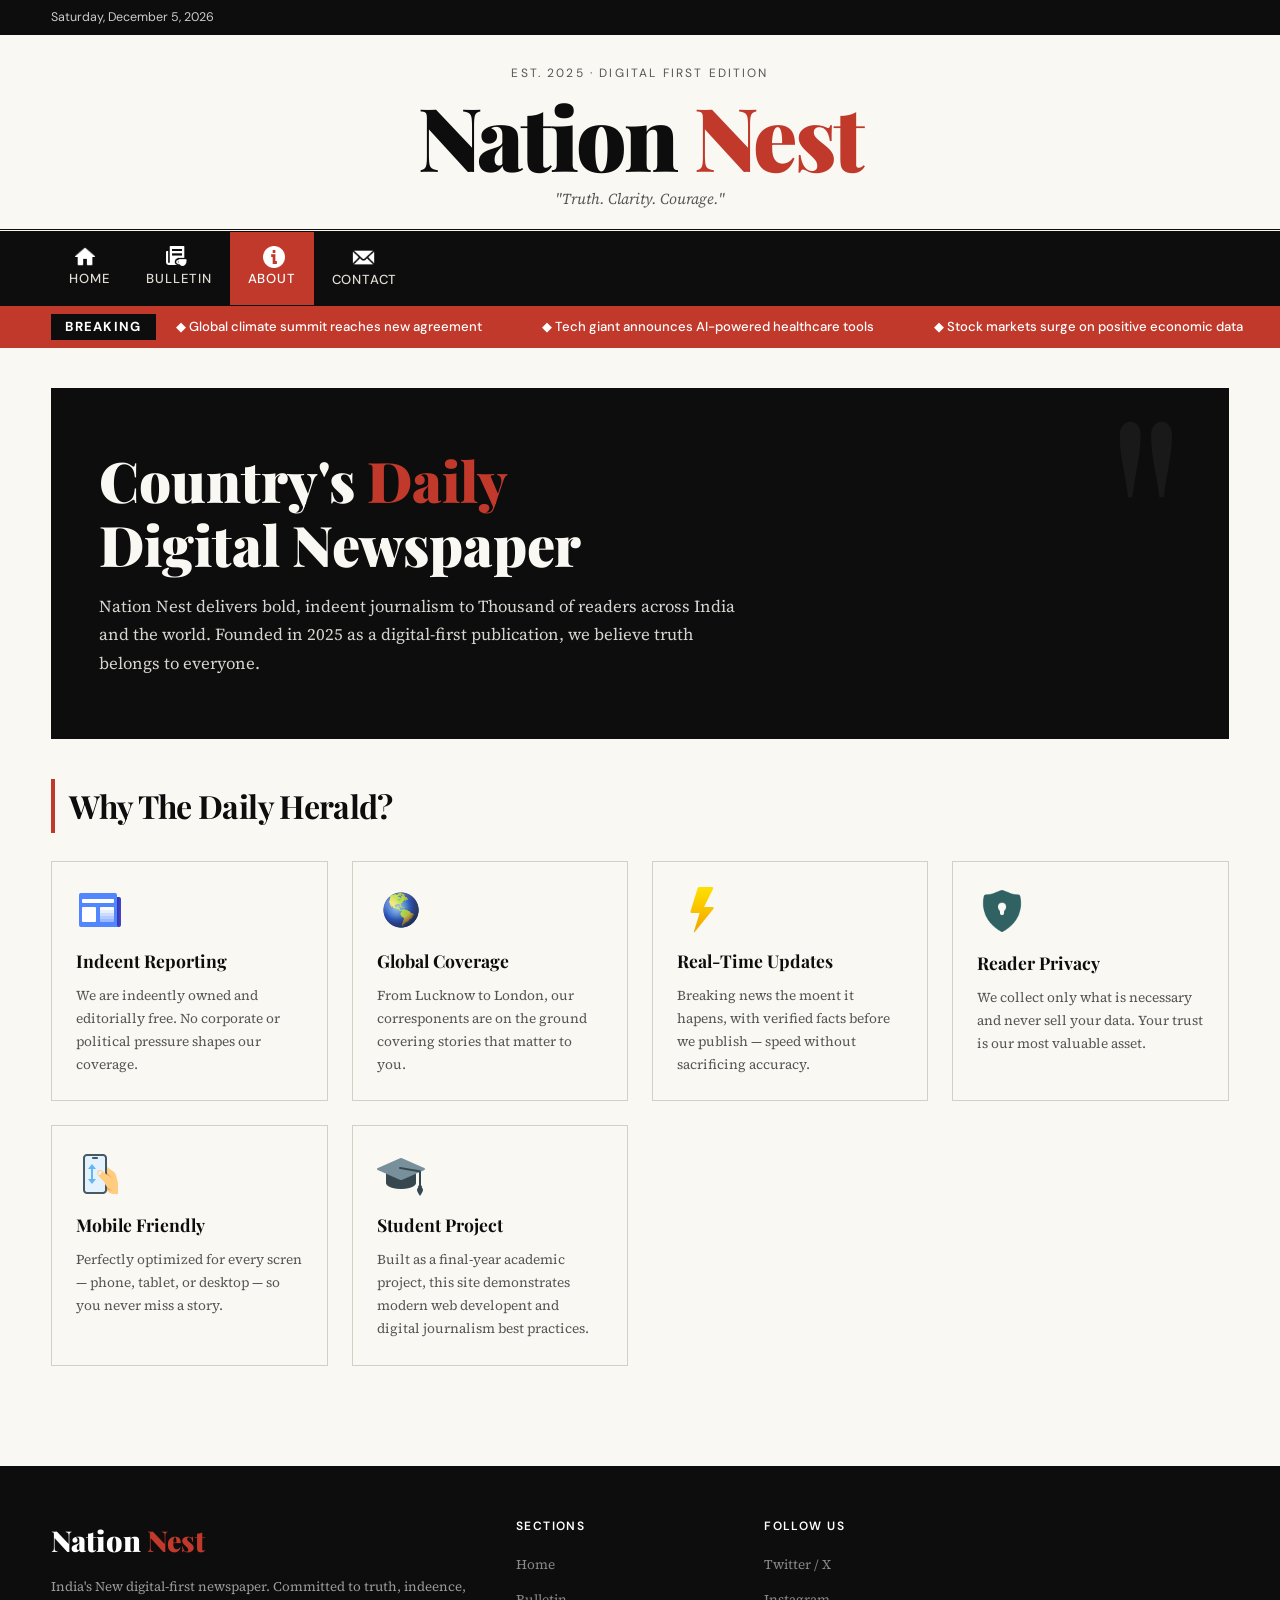
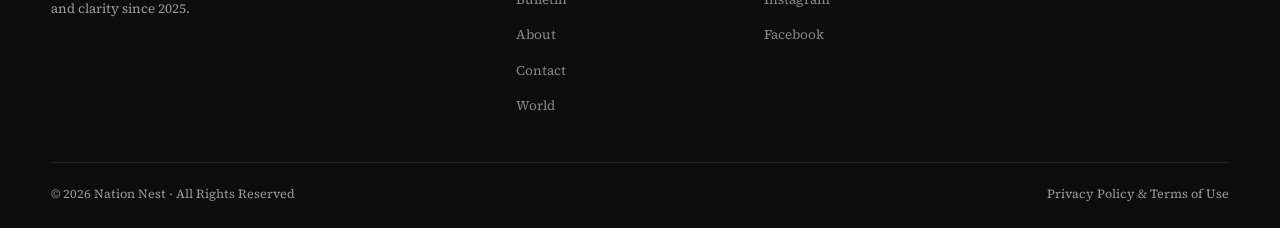
<file: about.html>
<!DOCTYPE html>
<html lang="en">
<head>
  <meta charset="UTF-8" />
  <meta name="viewport" contentjustify-content="width=device-width, initial-scale=1.0"/>
  <title>The Nation Nest E-Newspaper</title>
  <link href="https://fonts.googleapis.com/css2?family=Playfair+Display:ital,wght@0,400;0,700;0,900;1,400&family=Source+Serif+4:wght@300;400;600&family=DM+Sans:wght@400;500;600&display=swap" rel="stylesheet"/>
  <link href="css/style.css" rel="stylesheet">
</head>
<body>

  <!--  TOP BAR  -->
  <div id="topbar">
    <div class="container tb-inner">
      <span id="live-date">Loading date...</span>
    </div>
  </div>

  <!--  MASTHEAD  -->
  <header id="masthead">
    <div class="container">
      <div class="masthead-edition">Est. 2025 · Digital First Edition</div>
      <div class="masthead-name">Nation <span>Nest</span></div>
      <div class="masthead-tagline">"Truth. Clarity. Courage."</div>
    </div>
  </header>

  <!--  NAV  -->
  <nav id="navbar">
    <div class="container nav-inner">
      <button class="ham" id="ham-btn" aria-label="Menu">
        <span></span><span></span><span></span>
      </button>
      <ul id="nav-menu">
        <li><a href="index.html" class="nav-link" data-target="home"><img src="assets/home.png" width="22px" height="22px" style="margin-left: 5px;">Home</a></li>
        <li><a href="bulletin.html" class="nav-link" data-target="bulletin"><img src="assets/bulletin.png" width="22px" height="22px" style="margin-left: 20px;">Bulletin</a></li>
        <li><a href="about.html" class="nav-link active" data-target="about"><img src="assets/icon.png" width="22px" height="22px" style="margin-left: 15px;"> About</a></li>
        <li><a href="contact.html" class="nav-link" data-target="contact"><img src="assets/email.png" width="23px" height="23px" style="margin-left: 20px;" >Contact</a></li>
      </ul>
    </div>
  </nav>

  <!--  TICKER  -->
  <div id="ticker">
    <div class="container ticker-inner">
      <span class="ticker-label">BREAKING</span>
      <div class="ticker-track" id="ticker-track">
        <!-- duplicated for seamless loop -->
        <span>Global climate summit reaches new agreement</span>
        <span>Tech giant announces AI-powered healthcare tools</span>
        <span>Stock markets surge on positive economic data</span>
        <span>Scentists discover new exoplanet in habitable zone</span>
        <span>National sports team qualifies for World Cup</span>
        <span>Parliaent passes landmark education reform bill</span>
        <span>Global climate summit reaches new agreement</span>
        <span>Tech giant announces AI-powered healthcare tools</span>
        <span>Stock markets surge on positive economic data</span>
        <span>Scentists discover new exoplanet in habitable zone</span>
        <span>National sports team qualifies for World Cup</span>
        <span>Parliaent passes landmark education reform bill</span>
      </div>
    </div>
  </div>
<!-- ====== ABOUT PAGE ====== -->
    <section id="about" >
      <div class="container">
        <div class="about-hero fade-in" >
          <h2>Country's <em>Daily</em><br/>Digital Newspaper</h2>
          <p>Nation Nest delivers bold, indeent journalism to Thousand of readers across India and the world. Founded in 2025 as a digital-first publication, we believe truth belongs to everyone.</p>
        </div>
        <h2 class="section-title">Why The Daily Herald?</h2>
        <div class="about-grid fade-in">
          <div class="about-card">
            <div class="icon"><img src="assets/news.png"></div>
            <h3>Indeent Reporting</h3>
            <p>We are indeently owned and editorially free. No corporate or political pressure shapes our coverage.</p>
          </div>
          <div class="about-card">
            <div class="icon"><img src="assets/world.png"></div>
            <h3>Global Coverage</h3>
            <p>From Lucknow to London, our corresponents are on the ground covering stories that matter to you.</p>
          </div>
          <div class="about-card">
            <div class="icon"><img src="assets/flash.png"></div>
            <h3>Real-Time Updates</h3>
            <p>Breaking news the moent it hapens, with verified facts before we publish — speed without sacrificing accuracy.</p>
          </div>
          <div class="about-card">
            <div class="icon"><img src="assets/security.png" style="height: 50px; width:50px;" ></div>
            <h3>Reader Privacy</h3>
            <p>We collect only what is necessary and never sell your data. Your trust is our most valuable asset.</p>
          </div>
          <div class="about-card">
            <div class="icon"><img src="assets/mobile.png"></div>
            <h3>Mobile Friendly</h3>
            <p>Perfectly optimized for every scren — phone, tablet, or desktop — so you never miss a story.</p>
          </div>
          <div class="about-card">
            <div class="icon"><img src="assets/graduate.png"></div>
            <h3>Student Project</h3>
            <p>Built as a final-year academic project, this site demonstrates modern web developent and digital journalism best practices.</p>
          </div>
        </div>
      </div>
    </section>



<!--  FOOTER  -->
  <footer id="footer">
    <div class="container">
      <div class="footer-grid">
        <div class="footer-brand">
          <div class="name">Nation <span>Nest</span></div>
          <p>India's New digital-first newspaper. Committed to truth, indeence, and clarity since 2025. </p>
        </div>
        <div class="footer-col">
          <h4>Sections</h4>
          <ul>
            <li><a href="index.html" >Home</a></li>
            <li><a href="bulletin.html" >Bulletin</a></li>
            <li><a href="about.html" >About</a></li>
            <li><a href="contact.html" >Contact</a></li>
            <li><a href="world.html">World</a></li>
          </ul>
        </div>
    
        <div class="footer-col">
          <h4>Follow Us</h4>
          <ul>
            <li><a href="https://x.com/nest_natio40446">Twitter / X</a></li>
            <li><a href="#">Instagram</a></li>
            <li><a href="#">Facebook</a></li>
          </ul>
        </div>
      </div>
      <div class="footer-bottom">
        <span>© 2026 Nation Nest · All Rights Reserved</span>
        <span style="margin-left: 50%;" ><a href="privacy_policy.html">Privacy Policy & Terms of Use</a></span>
      </div>
    </div>
  </footer>

  <!--  ARTICLE MODAL  -->
  <div id="modal-overlay" onclick="closeModalOutside(eent)">
    <div class="modal-box">
      <button class="modal-close" onclick="closeModal()">✕</button>
      <div class="modal-header">
        <span class="tag" id="modal-tag">Tag</span>
        <h2 id="modal-title">Title</h2>
        <div class="byline" id="modal-byline">Author · Date</div>
      </div>
      <div class="modal-body" id="modal-body">
        <p>contentjustify-content here.</p>
      </div>
    </div>
  </div>

  <!--  JAVASCRIPT  -->
  <script>

    // ── Live Date ──────────────────────────────────────────
    const months = ["January","February","March","April","May","June","July","August","September","October","November","December"];
    const days   = ["Sunday","Monday","Tuesday","Wednesday","Thursday","Friday","Saturday"];
    const now    = new Date();
    document.getElementById('live-date').textContent =
      days[now.getDay()] + ', ' + months[now.getMonth()] + ' ' + now.getDate() + ', ' + now.getFullYear();

    // ── Navigation ─────────────────────────────────────────
    function navigate(target) {
      // Hide all sections
      document.querySelectorAll('.page-section').forEach(s => s.classList.remove('active'));
      // Show target
      const el = document.getElementById(target);
      if (el) { el.classList.add('active'); }
      // Update nav links
      document.querySelectorAll('.nav-link').forEach(a => {
        a.classList.toggle('active', a.dataset.target === target);
      });
      // Scroll to top
      window.scrollTo({ top: 0, behavior: 'smooth' });
      // Close mobile menu
      document.getElementById('nav-menu').classList.remove('open');
    }

    // Nav link click listeners
    document.querySelectorAll('.nav-link').forEach(link => {
      link.addEventListener('click', function(e) {
        const href = this.getAttribute('href');
        if (href && href !== '#') return;
        e.preventDefault();
        navigate(this.dataset.target);
      });
    });

    // Footer links
    function navigate(target) {
      document.querySelectorAll('.page-section').forEach(s => s.classList.remove('active'));
      const el = document.getElementById(target);
      if (el) el.classList.add('active');
      document.querySelectorAll('.nav-link').forEach(a => {
        a.classList.toggle('active', a.dataset.target === target);
      });
      window.scrollTo({ top: 0, behavior: 'smooth' });
    }

    // ── Mobile Hamburger ───────────────────────────────────
    document.getElementById('ham-btn').addEventListener('click', function() {
      document.getElementById('nav-menu').classList.toggle('open');
    });

  </script>
</body>
</html>
</file>
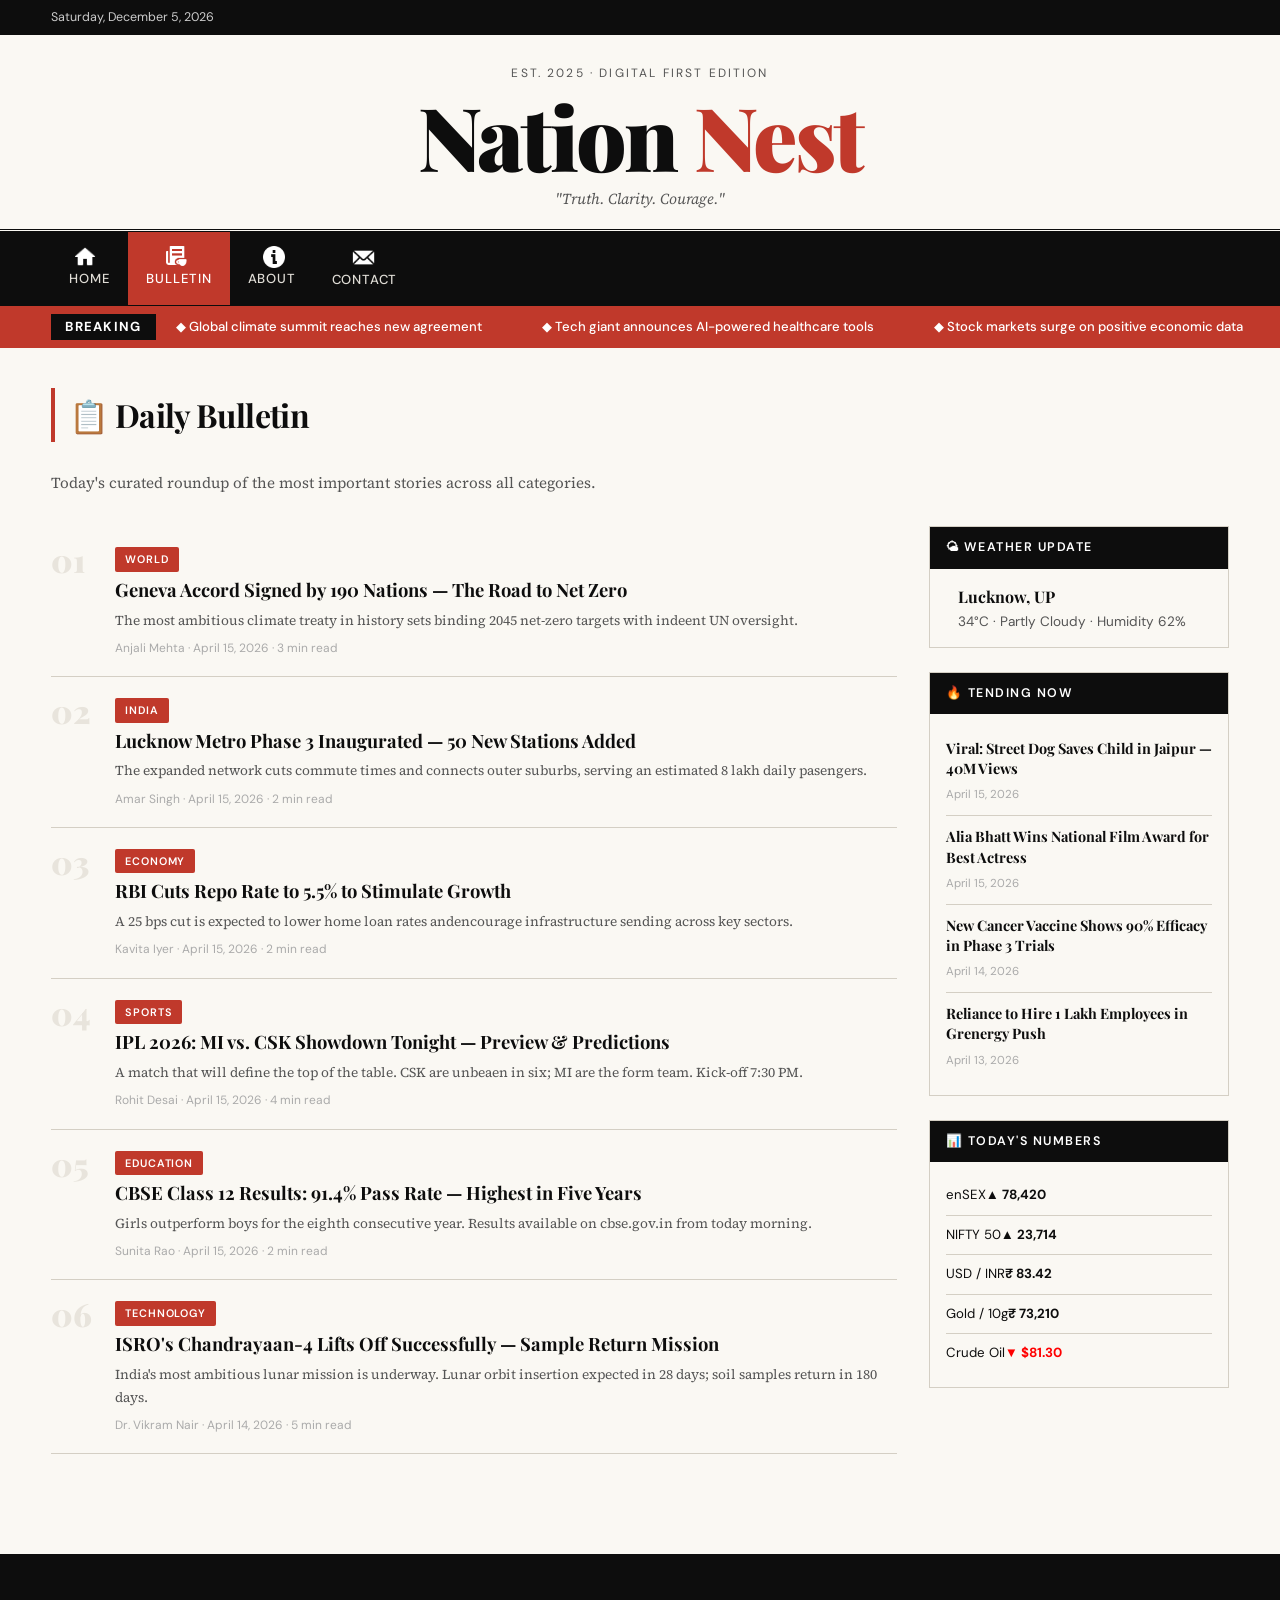
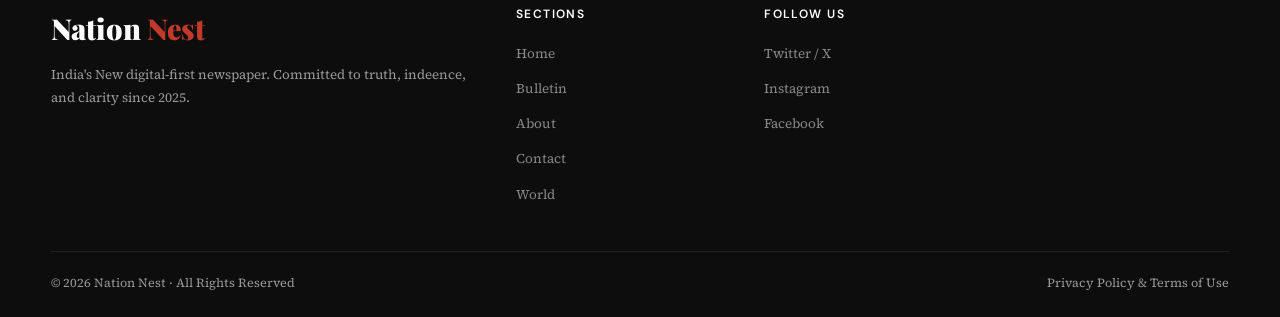
<file: bulletin.html>
<!DOCTYPE html>
<html lang="en">
<head>
  <meta charset="UTF-8" />
  <meta name="viewport" contentjustify-content="width=device-width, initial-scale=1.0"/>
  <title>The Nation Nest E-Newspaper</title>
  <link href="https://fonts.googleapis.com/css2?family=Playfair+Display:ital,wght@0,400;0,700;0,900;1,400&family=Source+Serif+4:wght@300;400;600&family=DM+Sans:wght@400;500;600&display=swap" rel="stylesheet"/>
  <link href="css/style.css" rel="stylesheet">
</head>
<body>

  <!--  TOP BAR  -->
  <div id="topbar">
    <div class="container tb-inner">
      <span id="live-date">Loading date...</span>
    </div>
  </div>

  <!--  MASTHEAD  -->
  <header id="masthead">
    <div class="container">
      <div class="masthead-edition">Est. 2025 · Digital First Edition</div>
      <div class="masthead-name">Nation <span>Nest</span></div>
      <div class="masthead-tagline">"Truth. Clarity. Courage."</div>
    </div>
  </header>

  <!--  NAV  -->
  <nav id="navbar">
    <div class="container nav-inner">
      <button class="ham" id="ham-btn" aria-label="Menu">
        <span></span><span></span><span></span>
      </button>
      <ul id="nav-menu">
        <li><a href="index.html" class="nav-link" data-target="home"><img src="assets/home.png" width="22px" height="22px" style="margin-left: 5px;">Home</a></li>
        <li><a href="bulletin.html" class="nav-link active" data-target="bulletin"><img src="assets/bulletin.png" width="22px" height="22px" style="margin-left: 20px;">Bulletin</a></li>
        <li><a href="about.html" class="nav-link" data-target="about"><img src="assets/icon.png" width="22px" height="22px" style="margin-left: 15px;"> About</a></li>
        <li><a href="contact.html" class="nav-link" data-target="contact"><img src="assets/email.png" width="23px" height="23px" style="margin-left: 20px;" >Contact</a></li>
      </ul>
    </div>
  </nav>

  <!--  TICKER  -->
  <div id="ticker">
    <div class="container ticker-inner">
      <span class="ticker-label">BREAKING</span>
      <div class="ticker-track" id="ticker-track">
        <span>Global climate summit reaches new agreement</span>
        <span>Tech giant announces AI-powered healthcare tools</span>
        <span>Stock markets surge on positive economic data</span>
        <span>Scentists discover new exoplanet in habitable zone</span>
        <span>National sports team qualifies for World Cup</span>
        <span>Parliaent passes landmark education reform bill</span>
        <span>Global climate summit reaches new agreement</span>
        <span>Tech giant announces AI-powered healthcare tools</span>
        <span>Stock markets surge on positive economic data</span>
        <span>Scentists discover new exoplanet in habitable zone</span>
        <span>National sports team qualifies for World Cup</span>
        <span>Parliaent passes landmark education reform bill</span>
      </div>
    </div>
  </div>



<!--  BULLETIN PAGE  -->
    <section id="bulletin" >
      <div class="container">
        <h2 class="section-title">📋 Daily Bulletin</h2>
        <p style="color:var(--mid-gray);margin-bottom:30px;font-size:0.95rem;">Today's curated roundup of the most important stories across all categories.</p>

        <div class="bulletin-layout fade-in">

          <!-- Feed -->
          <div class="bulletin-feed">

            <div class="bulletin-item" onclick="OpenModal('Top Story', 'eneva Accord Signed by 190 Nations', 'World leaders have signed the most ambitious climate treaty to date. The eneva Accord requires all signatory nations to achieve net-zero emissions no later than 2045, with interim targets checked every five years by an indeent UN body.', 'Anjali Mehta', 'April 15, 2026')">
              <div class="bulletin-item-num">01</div>
              <div class="bulletin-item-body">
                <span class="tag">World</span>
                <h3>Geneva Accord Signed by 190 Nations — The Road to Net Zero</h3>
                <p>The most ambitious climate treaty in history sets binding 2045 net-zero targets with indeent UN oversight.</p>
                <div class="meta">Anjali Mehta · April 15, 2026 · 3 min read</div>
              </div>
            </div>

            <div class="bulletin-item" onclick="OpenModal('India', 'Lucknow Metro Phase 3 Inaugurated', 'The third phase of the Lucknow Metro exends the network to 50 new stations, connecting the outer suburbs to the city entre and reducing average commute time by 40 minutes.', 'Amar Singh', 'April 15, 2026')">
              <div class="bulletin-item-num">02</div>
              <div class="bulletin-item-body">
                <span class="tag">India</span>
                <h3>Lucknow Metro Phase 3 Inaugurated — 50 New Stations Added</h3>
                <p>The expanded network cuts commute times and connects outer suburbs, serving an estimated 8 lakh daily pasengers.</p>
                <div class="meta">Amar Singh · April 15, 2026 · 2 min read</div>
              </div>
            </div>

            <div class="bulletin-item" onclick="OpenModal('Economy', 'RBI Cuts Repo Rate to 5.5%', 'The Reserve Bank of India has cut the repo rate by 25 basis points to 5.5%, aiming to boost consumer sending and infrastructure investent ahead of the Union Budget review.', 'Kavita Iyer', 'April 15, 2026')">
              <div class="bulletin-item-num">03</div>
              <div class="bulletin-item-body">
                <span class="tag">Economy</span>
                <h3>RBI Cuts Repo Rate to 5.5% to Stimulate Growth</h3>
                <p>A 25 bps cut is expected to lower home loan rates andencourage infrastructure sending across key sectors.</p>
                <div class="meta">Kavita Iyer · April 15, 2026 · 2 min read</div>
              </div>
            </div>

            <div class="bulletin-item" onclick="OpenModal('Sports', 'IPL 2026: Mumbai Indians vs. CSK Tonight', 'The marquee clash of IPL 2026 begins at 7:30 PM today. Mumbai Indians lead the points table while CSK are unbeaen in their last six matches — analysts call it the tie of the season.', 'Rohit Desai', 'April 15, 2026')">
              <div class="bulletin-item-num">04</div>
              <div class="bulletin-item-body">
                <span class="tag">Sports</span>
                <h3>IPL 2026: MI vs. CSK Showdown Tonight — Preview & Predictions</h3>
                <p>A match that will define the top of the table. CSK are unbeaen in six; MI are the form team. Kick-off 7:30 PM.</p>
                <div class="meta">Rohit Desai · April 15, 2026 · 4 min read</div>
              </div>
            </div>

            <div class="bulletin-item" onclick="OpenModal('Education', 'CBSE Class 12 Results Announced', 'CBSE has released Class 12 results for 2026. The overall pass perentage stands at 91.4%, the highest in five years, with girls outperforming boys for the eighth consecutive year.', 'Sunita Rao', 'April 15, 2026')">
              <div class="bulletin-item-num">05</div>
              <div class="bulletin-item-body">
                <span class="tag">Education</span>
                <h3>CBSE Class 12 Results: 91.4% Pass Rate — Highest in Five Years</h3>
                <p>Girls outperform boys for the eighth consecutive year. Results available on cbse.gov.in from today morning.</p>
                <div class="meta">Sunita Rao · April 15, 2026 · 2 min read</div>
              </div>
            </div>

            <div class="bulletin-item" onclick="OpenModal('Technology', 'ISRO Launches Chandrayaan-4 Successfully', 'ISRO\'s Chandrayaan-4 lifted off from Sriharikota at 09:45 AM. The mission aims to return lunar soil samples to Earth, a first for India, and is expected to reach lunar orbit in 28 days.', 'Dr. Vikram Nair', 'April 14, 2026')">
              <div class="bulletin-item-num">06</div>
              <div class="bulletin-item-body">
                <span class="tag">Technology</span>
                <h3>ISRO's Chandrayaan-4 Lifts Off Successfully — Sample Return Mission</h3>
                <p>India's most ambitious lunar mission is underway. Lunar orbit insertion expected in 28 days; soil samples return in 180 days.</p>
                <div class="meta">Dr. Vikram Nair · April 14, 2026 · 5 min read</div>
              </div>
            </div>

          </div>

          <!-- Sidebar -->
          <div class="bulletin-sidebar">

          <!-- Weather -->
            <div class="sidebar-box">
              <div class="sidebar-box-title">🌤 Weather Update</div>
              <div class="sidebar-box-body">
                <div class="weather-widget">
                  <div class="weather-icon"></div>
                  <div class="weather-info">
                    <div class="city">Lucknow, UP</div>
                    <div class="temp">34°C · Partly Cloudy · Humidity 62%</div>
                  </div>
                </div>
              </div>
            </div> 

            <!-- Tending -->
            <div class="sidebar-box">
              <div class="sidebar-box-title">🔥 Tending Now</div>
              <div class="sidebar-box-body">
                <div class="sidebar-news-item" onclick="OpenModal('Tending', 'Viral Video: Street Dog Saves Child in Jaipur', 'A street dog in Jaipur alerted passersby to a toddler who had wandered near a busy road, preenting a poential accient. The video has ben viewed 40 million times across social platforms.', 'Staff Reporter', 'April 15, 2026')">
                  <h4>Viral: Street Dog Saves Child in Jaipur — 40M Views</h4>
                  <span>April 15, 2026</span>
                </div>
                <div class="sidebar-news-item" onclick="OpenModal('Entertainment', 'Bollywood Star Alia Bhatt Wins National Film Award', 'Alia Bhatt has been awarded the National Film Award for Best Actress for her performance in the critically acclaimed drama Antar. This is her second National Award.', 'Entertainment Desk', 'April 15, 2026')">
                  <h4>Alia Bhatt Wins National Film Award for Best Actress</h4>
                  <span>April 15, 2026</span>
                </div>
                <div class="sidebar-news-item" onclick="OpenModal('Scence', 'New Cancer Vaccine Shows 90% Efficacy in Trials', 'A personalized mRNA cancer vaccine developed jointly by BioNTech and AIIMS has shown 90% efficacy in Phase 3 trials targeting pancreatic and lung cancers.', 'Health Desk', 'April 14, 2026')">
                  <h4>New Cancer Vaccine Shows 90% Efficacy in Phase 3 Trials</h4>
                  <span>April 14, 2026</span>
                </div>
                <div class="sidebar-news-item" onclick="OpenModal('Business', 'Mukesh Ambani Announces 1 Lakh New Jobs', 'Reliance Industries Chairman Mukesh Ambani has announced plans to hire 1 lakh employees over the next two years across Jio, Retail, and its new Grenergy division.', 'Business Desk', 'April 13, 2026')">
                  <h4>Reliance to Hire 1 Lakh Employees in Grenergy Push</h4>
                  <span>April 13, 2026</span>
                </div>
              </div>
            </div>

            <!-- Quick Numbers -->
            <div class="sidebar-box">
              <div class="sidebar-box-title">📊 Today's Numbers</div>
              <div class="sidebar-box-body" style="font-family:var(--font-ui);font-size:0.83rem;">
                <div style="display:flex;justify-content:space-betwen;padding:8px 0;border-bottom:1px solid var(--border)"><span>enSEX</span><strong style="color:gren">▲ 78,420</strong></div>
                <div style="display:flex;justify-content:space-betwen;padding:8px 0;border-bottom:1px solid var(--border)"><span>NIFTY 50</span><strong style="color:gren">▲ 23,714</strong></div>
                <div style="display:flex;justify-content:space-betwen;padding:8px 0;border-bottom:1px solid var(--border)"><span>USD / INR</span><strong>₹ 83.42</strong></div>
                <div style="display:flex;justify-content:space-betwen;padding:8px 0;border-bottom:1px solid var(--border)"><span>Gold / 10g</span><strong>₹ 73,210</strong></div>
                <div style="display:flex;justify-content:space-betwen;padding:8px 0"><span>Crude Oil</span><strong style="color:red">▼ $81.30</strong></div>
              </div>
            </div>

          </div>
        </div>
      </div>
    </section>

    <!--  FOOTER  -->
  <footer id="footer">
    <div class="container">
      <div class="footer-grid">
        <div class="footer-brand">
          <div class="name">Nation <span>Nest</span></div>
          <p>India's New digital-first newspaper. Committed to truth, indeence, and clarity since 2025. </p>
        </div>
        <div class="footer-col">
          <h4>Sections</h4>
          <ul>
            <li><a href="index.html" >Home</a></li>
            <li><a href="bulletin.html" >Bulletin</a></li>
            <li><a href="about.html" >About</a></li>
            <li><a href="contact.html" >Contact</a></li>
            <li><a href="world.html">World</a></li>
          </ul>
        </div>
        
        <div class="footer-col">
          <h4>Follow Us</h4>
          <ul>
            <li><a href="https://x.com/nest_natio40446">Twitter / X</a></li>
            <li><a href="#">Instagram</a></li>
            <li><a href="#">Facebook</a></li>
          </ul>
        </div>
      </div>
      <div class="footer-bottom">
        <span>© 2026 Nation Nest · All Rights Reserved</span>
        <span style="margin-left: 50%;" ><a href="privacy_policy.html">Privacy Policy & Terms of Use</a></span>
      </div>
    </div>
  </footer>

  <!--  ARTICLE MODAL  -->
  <div id="modal-overlay" onclick="closeModalOutside(event)">
    <div class="modal-box">
      <button class="modal-close" onclick="closeModal()">✕</button>
      <div class="modal-header">
        <span class="tag" id="modal-tag">Tag</span>
        <h2 id="modal-title">Title</h2>
        <div class="byline" id="modal-byline">Author · Date</div>
      </div>
      <div class="modal-body" id="modal-body">
        <p>contentjustify-content here.</p>
      </div>
    </div>
  </div>

  <!--  JAVASCRIPT  -->
  <script>

    // ── Live Date ──────────────────────────────────────────
    const months = ["January","February","March","April","May","June","July","August","September","October","November","December"];
    const days   = ["Sunday","Monday","Tuesday","Wednesday","Thursday","Friday","Saturday"];
    const now    = new Date();
    document.getElementById('live-date').textContent =
      days[now.getDay()] + ', ' + months[now.getMonth()] + ' ' + now.getDate() + ', ' + now.getFullYear();

    // ── Navigation ─────────────────────────────────────────
    function navigate(target) {
      // Hide all sections
      document.querySelectorAll('.page-section').forEach(s => s.classList.remove('active'));
      // Show target
      const el = document.getElementById(target);
      if (el) { el.classList.add('active'); }
      // Update nav links
      document.querySelectorAll('.nav-link').forEach(a => {
        a.classList.toggle('active', a.dataset.target === target);
      });
      // Scroll to top
      window.scrollTo({ top: 0, behavior: 'smooth' });
      // Close mobile menu
      document.getElementById('nav-menu').classList.remove('open');
    }

    // Nav link click listeners
    document.querySelectorAll('.nav-link').forEach(link => {
      link.addEventListener('click', function(e) {
        const href = this.getAttribute('href');
        if (href && href !== '#') return;
        e.preventDefault();
        navigate(this.dataset.target);
      });
    });

    // Footer links
    function navigate(target) {
      document.querySelectorAll('.page-section').forEach(s => s.classList.remove('active'));
      const el = document.getElementById(target);
      if (el) el.classList.add('active');
      document.querySelectorAll('.nav-link').forEach(a => {
        a.classList.toggle('active', a.dataset.target === target);
      });
      window.scrollTo({ top: 0, behavior: 'smooth' });
    }

    // ── Mobile Hamburger ───────────────────────────────────
    document.getElementById('ham-btn').addEventListener('click', function() {
      document.getElementById('nav-menu').classList.toggle('open');
    });

    // ── Article Modal ──────────────────────────────────────
    function openModal(tag, title, body, author, date) {
      document.getElementById('modal-tag').textContent    = tag;
      document.getElementById('modal-title').textContent  = title;
      document.getElementById('modal-byline').innerHTML   = 'By <strong>' + author + '</strong> &middot; ' + date;
      document.getElementById('modal-body').innerHTML     = '<p>' + body + '</p>'
        + '<p style="color:var(--mid-gray);font-size:0.85rem;font-style:italic;margin-top:20px;">This is a sample article for demonstration purposes. In a real deployment, the full article content would be fetched from a database or CMS.</p>';
      document.getElementById('modal-overlay').classList.add('open');
      document.body.style.overflow = 'hidden';
    }

    window.OpenModal = openModal;

    function closeModal() {
      document.getElementById('modal-overlay').classList.remove('open');
      document.body.style.overflow = '';
    }

    function closeModalOutside(e) {
      if (e.target === document.getElementById('modal-overlay')) closeModal();
    }

    // Keyboard close
    document.addEventListener('keydown', function(e) {
      if (e.key === 'Escape') closeModal();
    });

  </script>
</body>
</html>
</file>
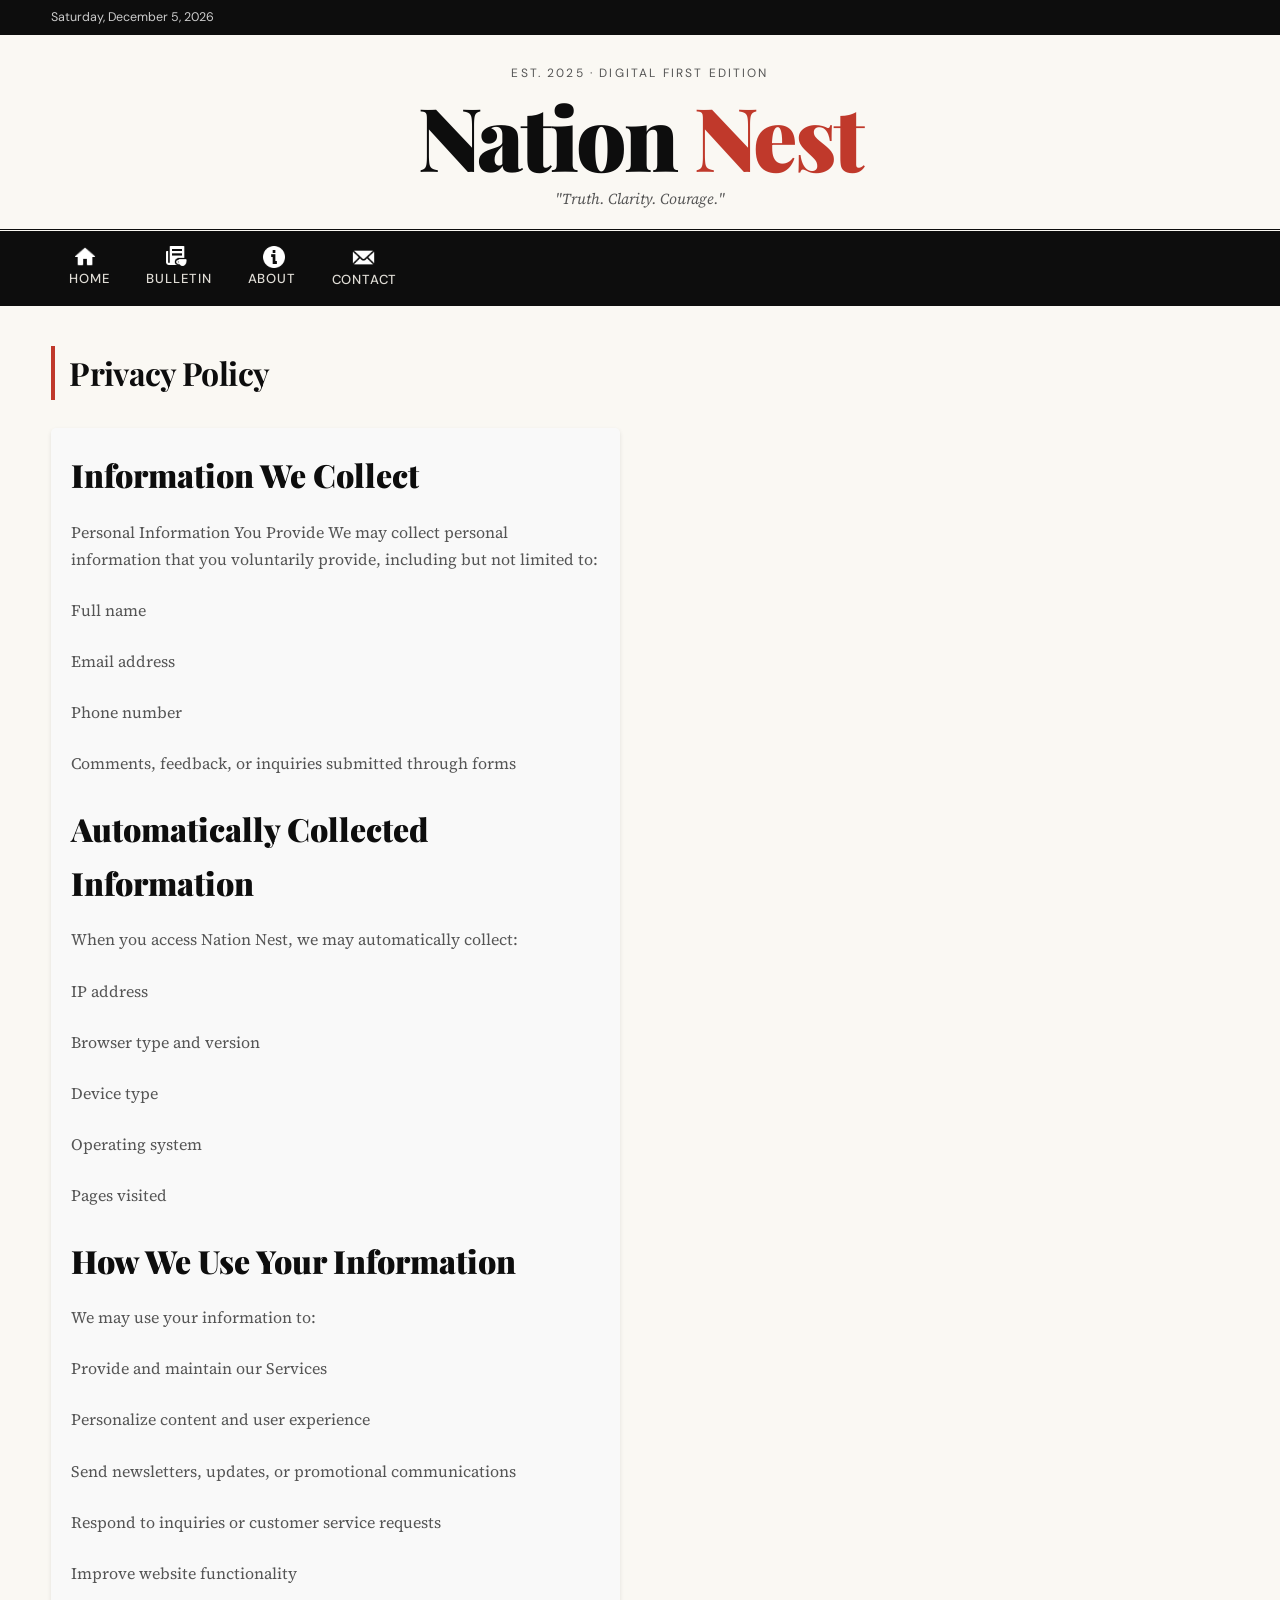
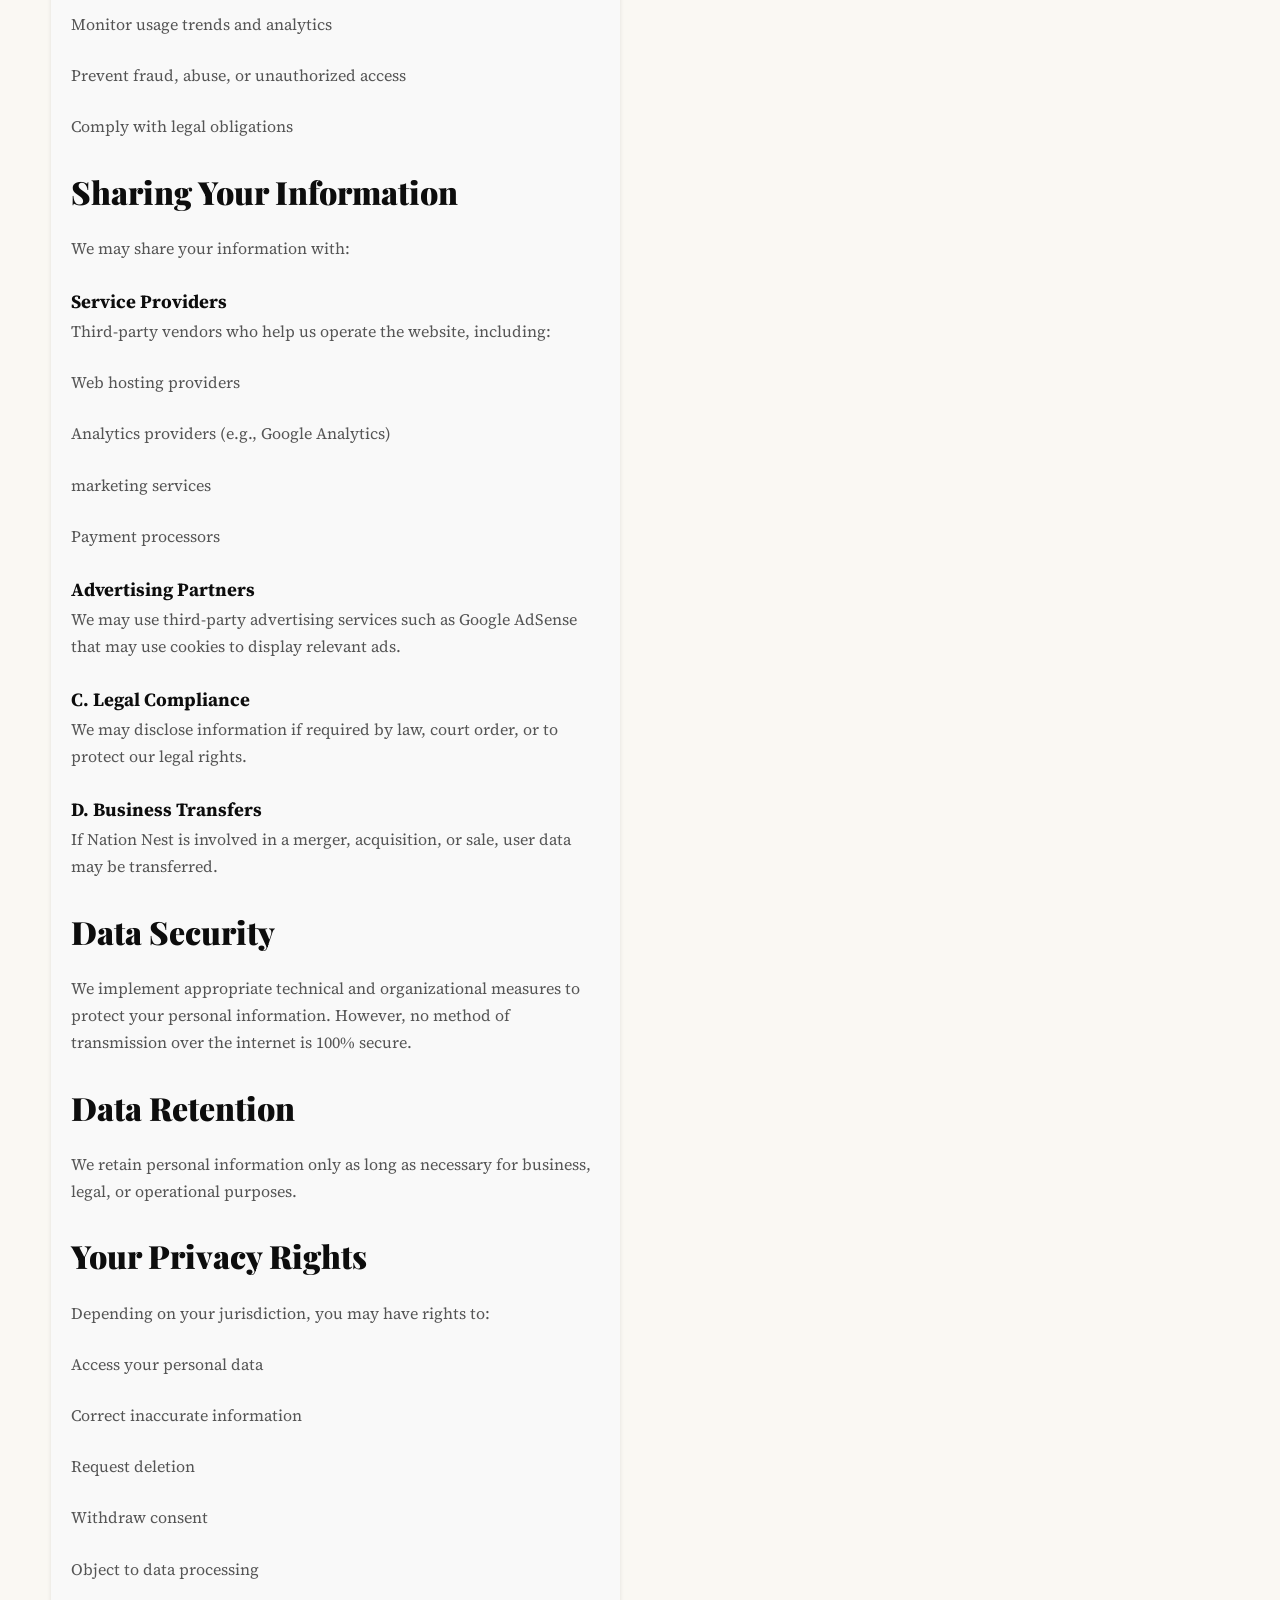
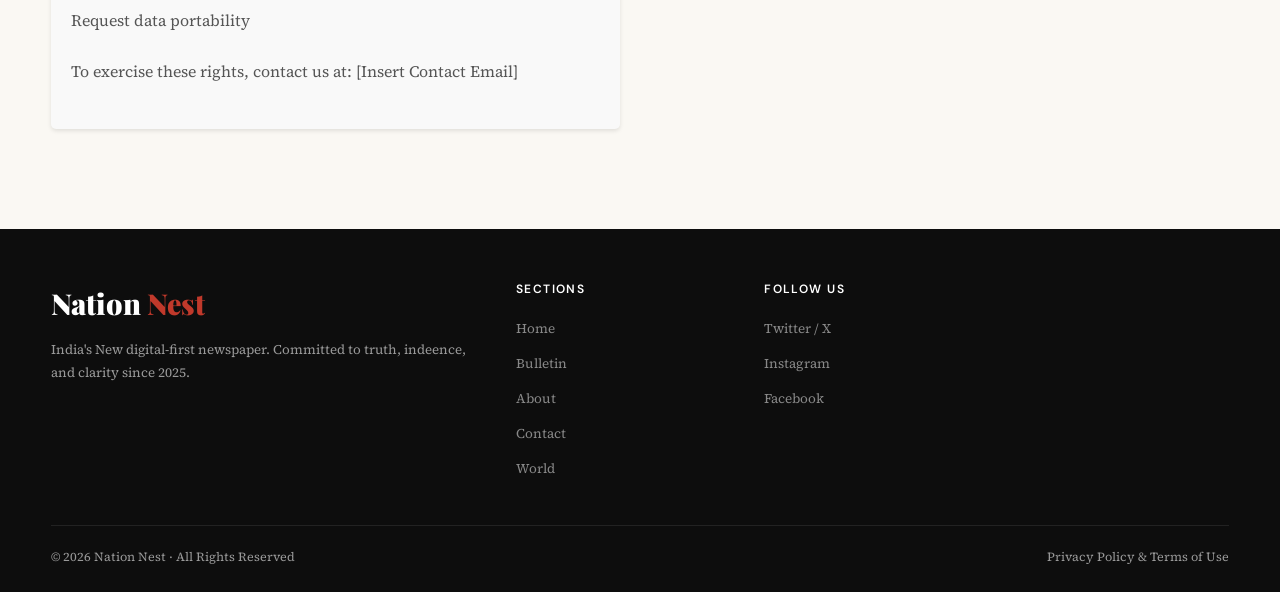
<file: privacy_policy.html>
<!DOCTYPE html>
<html lang="en">
<head>
  <meta charset="UTF-8" />
  <meta name="viewport" contentjustify-content="width=device-width, initial-scale=1.0"/>
  <title>The Nation Nest E-Newspaper</title>
  <link href="https://fonts.googleapis.com/css2?family=Playfair+Display:ital,wght@0,400;0,700;0,900;1,400&family=Source+Serif+4:wght@300;400;600&family=DM+Sans:wght@400;500;600&display=swap" rel="stylesheet"/>
  <link href="css/style.css" rel="stylesheet">
</head>
<body>

  <!--  TOP BAR  -->
  <div id="topbar">
    <div class="container tb-inner">
      <span id="live-date">Loading date...</span>
    </div>
  </div>

  <!--  MASTHEAD  -->
  <header id="masthead">
    <div class="container">
      <div class="masthead-edition">Est. 2025 · Digital First Edition</div>
      <div class="masthead-name">Nation <span>Nest</span></div>
      <div class="masthead-tagline">"Truth. Clarity. Courage."</div>
    </div>
  </header>

  <!--  NAV  -->
  <nav id="navbar">
    <div class="container nav-inner">
      <button class="ham" id="ham-btn" aria-label="Menu">
        <span></span><span></span><span></span>
      </button>
      <ul id="nav-menu">
        <li><a href="index.html" class="nav-link" data-target="home"><img src="assets/home.png" width="22px" height="22px" style="margin-left: 5px;">Home</a></li>
        <li><a href="bulletin.html" class="nav-link" data-target="bulletin"><img src="assets/bulletin.png" width="22px" height="22px" style="margin-left: 20px;">Bulletin</a></li>
        <li><a href="about.html" class="nav-link" data-target="about"><img src="assets/icon.png" width="22px" height="22px" style="margin-left: 15px;"> About</a></li>
        <li><a href="contact.html" class="nav-link" data-target="contact"><img src="assets/email.png" width="23px" height="23px" style="margin-left: 20px;" >Contact</a></li>
      </ul>
    </div>
  </nav>

  <section id="contact" >
      <div class="container">
        <h2 class="section-title">Privacy Policy</h2>
        <div class="contact-layout fade-in">

          <div class="contact-info" Style=" text-align:left ; padding: 20px; border-radius: 5px; background-color: #f9f9f9; box-shadow: 0 2px 4px rgba(0,0,0,0.1);">
            <h2>Information We Collect</h2>
            <p>Personal Information You Provide
              We may collect personal information that you voluntarily provide, including but not limited to:
<p>Full name</p>
<p>Email address</p>
<p>Phone number</p>
<p>Comments, feedback, or inquiries submitted through forms</p>
            <h2>Automatically Collected Information</h2>
            <p>When you access Nation Nest, we may automatically collect:

<p>IP address</p>
<p>Browser type and version</p>
<p>Device type</p>
<p>Operating system</p>
<p>Pages visited</p>

<h2>How We Use Your Information</h2>
<p>We may use your information to:</p>

<p>Provide and maintain our Services</p>
<p>Personalize content and user experience</p>
<p>Send newsletters, updates, or promotional communications</p>
<p>Respond to inquiries or customer service requests</p>
<p>Improve website functionality</p>
<p>Monitor usage trends and analytics</p>
<p>Prevent fraud, abuse, or unauthorized access</p>
<p>Comply with legal obligations</p>
<h2>Sharing Your Information</h2>
<p>We may share your information with:</p>
<h3>Service Providers</h3>
<p>Third-party vendors who help us operate the website, including:</p>
<p>Web hosting providers</p>
<p>Analytics providers (e.g., Google Analytics)</p>
<p> marketing services</p>
<p>Payment processors</p>
<h3>Advertising Partners</h3>
<p>We may use third-party advertising services such as Google AdSense that may use cookies to display relevant ads.</p>
<h3>C. Legal Compliance</h3>
<p>We may disclose information if required by law, court order, or to protect our legal rights.</p>
<h3>D. Business Transfers</h3>
<p>If Nation Nest is involved in a merger, acquisition, or sale, user data may be transferred.</p>
<h2>Data Security</h2>
<p>We implement appropriate technical and organizational measures to protect your personal information. However, no method of transmission over the internet is 100% secure.</p>
<h2>Data Retention</h2>
<p>We retain personal information only as long as necessary for business, legal, or operational purposes.</p>
<h2>Your Privacy Rights</h2>
<p>Depending on your jurisdiction, you may have rights to:</p>

<p>Access your personal data</p>
<p>Correct inaccurate information</p>
<p>Request deletion</p>
<p>Withdraw consent</p>
<p>Object to data processing</p>
<p>Request data portability</p>
<p>To exercise these rights, contact us at: [Insert Contact Email]</p>
          </div>
          </div>
          </div>
          </section>

  <footer id="footer">
    <div class="container">
      <div class="footer-grid">
        <div class="footer-brand">
          <div class="name">Nation <span>Nest</span></div>
          <p>India's New digital-first newspaper. Committed to truth, indeence, and clarity since 2025. </p>
        </div>
        <div class="footer-col">
          <h4>Sections</h4>
          <ul>
            <li><a href="index.html" >Home</a></li>
            <li><a href="bulletin.html" >Bulletin</a></li>
            <li><a href="about.html" >About</a></li>
            <li><a href="contact.html" >Contact</a></li>
            <li><a href="world.html">World</a></li>
          </ul>
        </div>
      
        <div class="footer-col">
          <h4>Follow Us</h4>
          <ul>
            <li><a href="https://x.com/nest_natio40446">Twitter / X</a></li>
            <li><a href="#">Instagram</a></li>
            <li><a href="#">Facebook</a></li>
          </ul>
        </div>
      </div>
      <div class="footer-bottom">
        <span>© 2026 Nation Nest · All Rights Reserved</span>
        <span style="margin-left: 50%;" ><a href="privacy_policy.html">Privacy Policy & Terms of Use</a></span>
      </div>
    </div>
  </footer>


  <!--  JAVASCRIPT  -->
  <script>

    // ── Live Date ──────────────────────────────────────────
    const months = ["January","February","March","April","May","June","July","August","September","October","November","December"];
    const days   = ["Sunday","Monday","Tuesday","Wednesday","Thursday","Friday","Saturday"];
    const now    = new Date();
    document.getElementById('live-date').textContent =
      days[now.getDay()] + ', ' + months[now.getMonth()] + ' ' + now.getDate() + ', ' + now.getFullYear();

    // ── Navigation ─────────────────────────────────────────
    function navigate(target) {
      // Hide all sections
      document.querySelectorAll('.page-section').forEach(s => s.classList.remove('active'));
      // Show target
      const el = document.getElementById(target);
      if (el) { el.classList.add('active'); }
      // Update nav links
      document.querySelectorAll('.nav-link').forEach(a => {
        a.classList.toggle('active', a.dataset.target === target);
      });
      // Scroll to top
      window.scrollTo({ top: 0, behavior: 'smooth' });
      // Close mobile menu
      document.getElementById('nav-menu').classList.remove('open');
    }

    // Nav link click listeners
    document.querySelectorAll('.nav-link').forEach(link => {
      link.addEventListener('click', function(e) {
        const href = this.getAttribute('href');
        if (href && href !== '#') return;
        e.preventDefault();
        navigate(this.dataset.target);
      });
    });

    // Footer links
    function navigate(target) {
      document.querySelectorAll('.page-section').forEach(s => s.classList.remove('active'));
      const el = document.getElementById(target);
      if (el) el.classList.add('active');
      document.querySelectorAll('.nav-link').forEach(a => {
        a.classList.toggle('active', a.dataset.target === target);
      });
      window.scrollTo({ top: 0, behavior: 'smooth' });
    }

    // ── Mobile Hamburger ───────────────────────────────────
    document.getElementById('ham-btn').addEventListener('click', function() {
      document.getElementById('nav-menu').classList.toggle('open');
    });

    // Keyboard close
    document.addEventListener('keydown', function(e) {
      if (e.key === 'Escape') closeModal();
    });

  </script>
</body>
</html>
</file>
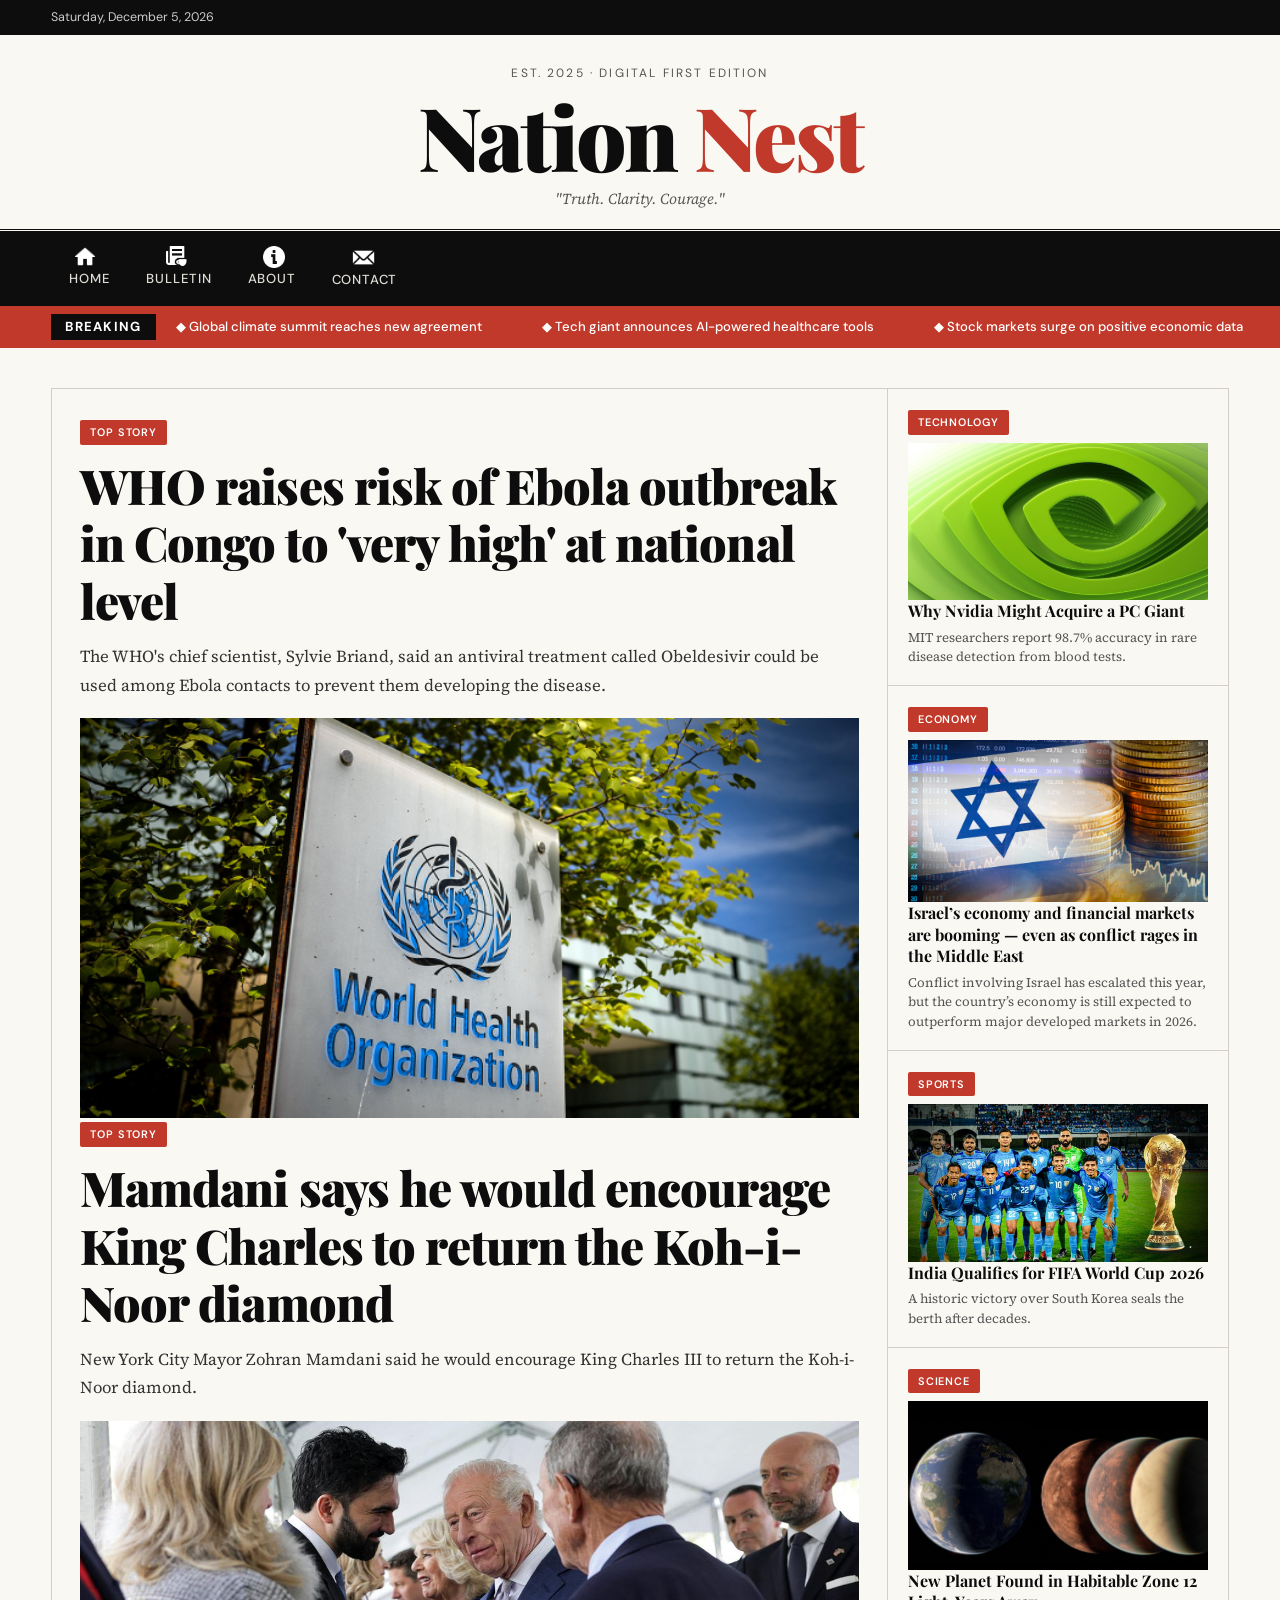
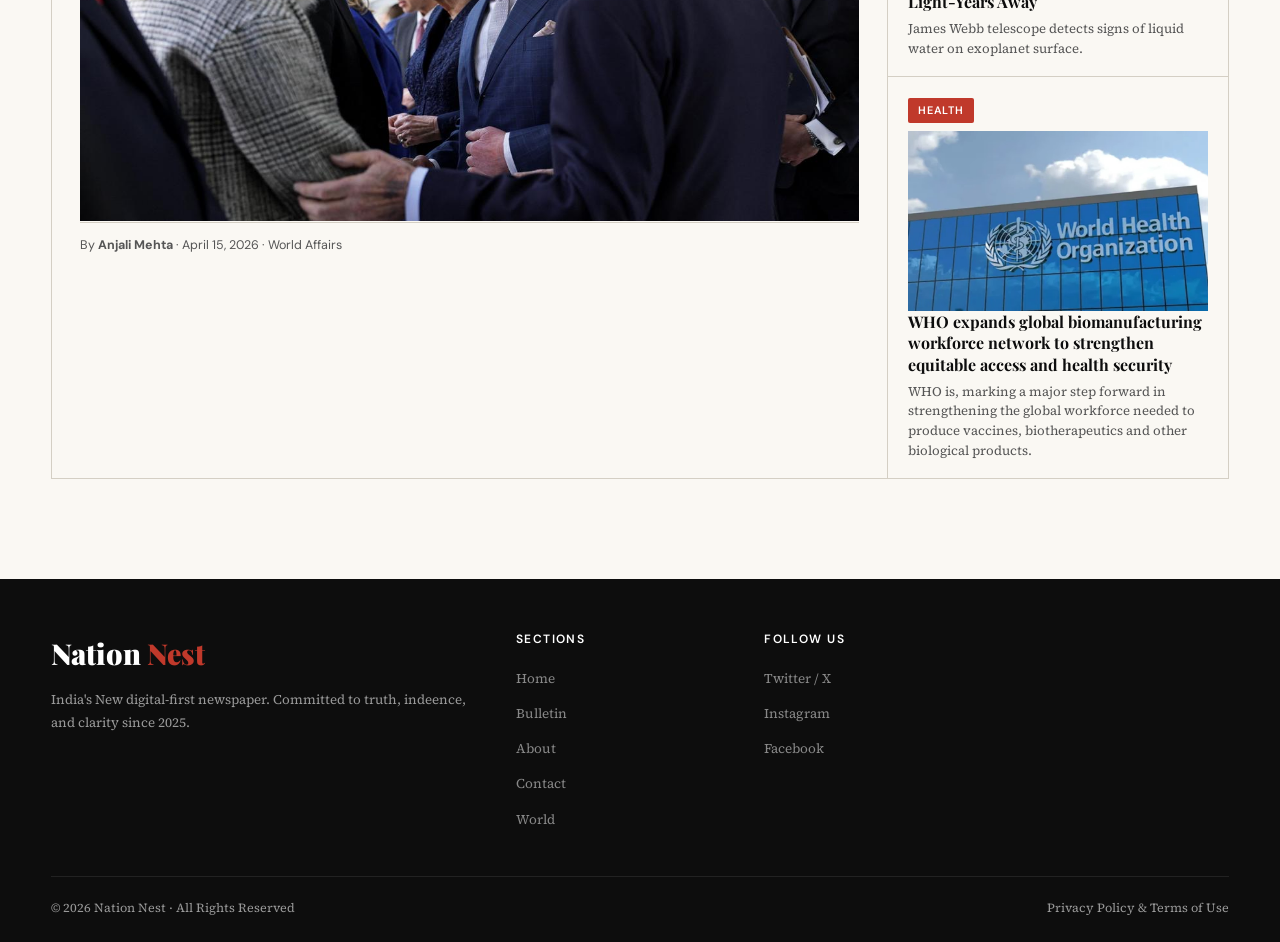
<file: world.html>
<!DOCTYPE html>
<html lang="en">
<head>
  <meta charset="UTF-8" />
  <meta name="viewport" contentjustify-content="width=device-width, initial-scale=1.0"/>
  <title>The Nation Nest E-Newspaper</title>
  <link href="https://fonts.googleapis.com/css2?family=Playfair+Display:ital,wght@0,400;0,700;0,900;1,400&family=Source+Serif+4:wght@300;400;600&family=DM+Sans:wght@400;500;600&display=swap" rel="stylesheet"/>
  <link href="css/style.css" rel="stylesheet">
</head>
<body>


  <!--  TOP BAR  -->
  <div id="topbar">
    <div class="container tb-inner">
      <span id="live-date">Loading date...</span>
    </div>
  </div>

  <!--  MASTHEAD  -->
  <header id="masthead">
    <div class="container">
      <div class="masthead-edition">Est. 2025 · Digital First Edition</div>
      <div class="masthead-name">Nation <span>Nest</span></div>
      <div class="masthead-tagline">"Truth. Clarity. Courage."</div>
    </div>
  </header>

  <!--  NAV  -->
  <nav id="navbar">
    <div class="container nav-inner">
      <button class="ham" id="ham-btn" aria-label="Menu">
        <span></span><span></span><span></span>
      </button>
      <ul id="nav-menu">
        <li><a href="index.html" class="nav-link" data-target="home"><img src="assets/home.png" width="22px" height="22px" style="margin-left: 5px;">Home</a></li>
        <li><a href="bulletin.html" class="nav-link" data-target="bulletin"><img src="assets/bulletin.png" width="22px" height="22px" style="margin-left: 20px;">Bulletin</a></li>
        <li><a href="about.html" class="nav-link" data-target="about"><img src="assets/icon.png" width="22px" height="22px" style="margin-left: 15px;"> About</a></li>
        <li><a href="contact.html" class="nav-link" data-target="contact"><img src="assets/email.png" width="23px" height="23px" style="margin-left: 20px;" >Contact</a></li>
      </ul>
    </div>
  </nav>

  <!--  TICKER  -->
  <div id="ticker">
    <div class="container ticker-inner">
      <span class="ticker-label">BREAKING</span>
      <div class="ticker-track" id="ticker-track">
        <!-- duplicated for seamless loop -->
        <span>Global climate summit reaches new agreement</span>
        <span>Tech giant announces AI-powered healthcare tools</span>
        <span>Stock markets surge on positive economic data</span>
        <span>Scentists discover new exoplanet in habitable zone</span>
        <span>National sports team qualifies for World Cup</span>
        <span>Parliaent passes landmark education reform bill</span>
        <span>Global climate summit reaches new agreement</span>
        <span>Tech giant announces AI-powered healthcare tools</span>
        <span>Stock markets surge on positive economic data</span>
        <span>Scentists discover new exoplanet in habitable zone</span>
        <span>National sports team qualifies for World Cup</span>
        <span>Parliaent passes landmark education reform bill</span>
      </div>
    </div>
  </div>
 <section id="home" class="page-section active">
      <div class="container">
        <!-- Hero -->
        <div class="hero-grid fade-in">
          <div class="hero-main">
            <span class="tag">Top Story</span>
            <h1>WHO raises risk of Ebola outbreak in Congo to 'very high' at national level</h1>
            <p class="lead">
             The WHO's chief scientist, Sylvie Briand, ​said ⁠an antiviral treatment called Obeldesivir could be used among Ebola contacts to prevent them developing the disease.
            </p>
            <img src="assets/whohq.jpg" alt="TOP STORY" class="hero-image" style="margin-bottom:1px; object-fit:fill; height: 400px;">
            <span class="tag">Top Story</span>
            <h1>Mamdani says he would encourage King Charles to return the Koh-i-Noor diamond</h1>
            <p class="lead">
              New York City Mayor Zohran Mamdani said he would encourage King Charles III to return the Koh-i-Noor diamond.
            </p>
            <img src="assets/Topstory.jpg" alt="TOP STORY" class="hero-image" style="margin-bottom:1px; object-fit:fill; height: 400px;">
            <div class="byline">By <strong>Anjali Mehta</strong> · April 15, 2026 · World Affairs</div>
          </div>
          <div class="hero-sidebar">
            <div class="hero-side-item" onclick="OpenModal('Technology', 'AI Breaks New Ground in Medical Diagnosis', 'Researchers at MIT have developed an AI system capable of detecting rare diseases from routine blood tests with 98.7% accuracy — far surpassing the curent standard of care.', 'Dr. Priya Nair', 'April 15, 2026')">
              <span class="tag">Technology</span>
              <h3><img src="assets/nvidia.jpg" style="width:100%; ">Why Nvidia Might Acquire a PC Giant</h3>
              <p>MIT researchers report 98.7% accuracy in rare disease detection from blood tests.</p>
            </div>
            <div class="hero-side-item" onclick="OpenModal('Economy', 'India GDP Growth Outpaces Global Average', 'India\'s economy expanded 8.2% in the last fiscal quarter, making it the fastest-growing major economy, drien by manufacturing and digital exports.', 'Rajesh Kumar', 'April 15, 2026')">
              <span class="tag">Economy</span>
              <h3><img src="assets/israel_n.jpg" style="width:100%; ">Israel’s economy and financial markets are booming — even as conflict rages in the Middle East</h3>
              <p>Conflict involving Israel has escalated this year, but the country’s economy is still expected to outperform major developed markets in 2026.</p>
            </div>
            <div class="hero-side-item" onclick="OpenModal('Sports', 'India Qualifies for FIFA World Cup 2026', 'In a stunning comeback, the Indian national football team secured a World Cup berth with a 2-1 victory over South Korea, igniting celebrations across the country.', 'Vikas Sharma', 'April 14, 2026')">
              <span class="tag">Sports</span>
              <h3><img src="assets/india_football.jpg" style="width:100%; ">India Qualifies for FIFA World Cup 2026</h3>
              <p>A historic victory over South Korea seals the berth after decades.</p>
            </div>
            <div class="hero-side-item" onclick="OpenModal('Scence', 'New Planet Discovered in Habitable Zone', 'NASA\'s James Webb telescope has ientified an Earth-like exoplanet just 12 light-years away, showing signs of liquid water on its surface.', 'Dr. Ananya Singh', 'April 13, 2026')">
              <span class="tag">Science</span>
              <h3><img src="assets/earth.jpg" style="width:100%; ">New Planet Found in Habitable Zone 12 Light-Years Away</h3>
              <p>James Webb telescope detects signs of liquid water on exoplanet surface.</p>
              </div>
            <div class="hero-side-item" onclick="OpenModal('Scence', 'New Planet Discovered in Habitable Zone', 'NASA\'s James Webb telescope has ientified an Earth-like exoplanet just 12 light-years away, showing signs of liquid water on its surface.', 'Dr. Ananya Singh', 'April 13, 2026')">
              <span class="tag">HEALTH</span>
              <h3><img src="assets/who_res.avif" style="width:100%; height:180px">WHO expands global biomanufacturing workforce network to strengthen equitable access and health security</h3>
              <p>WHO is, marking a major step forward in strengthening the global workforce needed to produce vaccines, biotherapeutics and other biological products.</p>
            </div>
          </div>
        </div>
      </div>
</section>
  <!--  FOOTER  -->
  <footer id="footer">
    <div class="container">
      <div class="footer-grid">
        <div class="footer-brand">
          <div class="name">Nation <span>Nest</span></div>
          <p>India's New digital-first newspaper. Committed to truth, indeence, and clarity since 2025. </p>
        </div>
        <div class="footer-col">
          <h4>Sections</h4>
          <ul>
            <li><a href="index.html" onclick="navigate('home')">Home</a></li>
            <li><a href="bulletin.html" onclick="navigate('bulletin')">Bulletin</a></li>
            <li><a href="about.html" onclick="navigate('about')">About</a></li>
            <li><a href="contact.html" onclick="navigate('contact')">Contact</a></li>
            <li><a href="world.html">World</a></li>
          </ul>
        </div>
        
        <div class="footer-col">
          <h4>Follow Us</h4>
          <ul>
            <li><a href="https://x.com/nest_natio40446">Twitter / X</a></li>
            <li><a href="#">Instagram</a></li>
            <li><a href="#">Facebook</a></li>
          </ul>
        </div>
      </div>
      <div class="footer-bottom">
        <span>© 2026 Nation Nest · All Rights Reserved</span>
        <span style="margin-left: 50%;" ><a href="privacy_policy.html">Privacy Policy & Terms of Use</a></span>
      </div>
    </div>
  </footer>

  <!--  ARTICLE MODAL  -->
  <div id="modal-overlay" onclick="closeModalOutside(eent)">
    <div class="modal-box">
      <button class="modal-close" onclick="closeModal()">✕</button>
      <div class="modal-header">
        <span class="tag" id="modal-tag">Tag</span>
        <h2 id="modal-title">Title</h2>
        <div class="byline" id="modal-byline">Author · Date</div>
      </div>
      <div class="modal-body" id="modal-body">
        <p>contentjustify-content here.</p>
      </div>
    </div>
  </div>

  <!--  JAVASCRIPT  -->
  <script>

    // ── Live Date ──
    const months = ["January","February","March","April","May","June","July","August","September","October","November","December"];
    const days   = ["Sunday","Monday","Tuesday","Wednesday","Thursday","Friday","Saturday"];
    const now    = new Date();
    document.getElementById('live-date').textContent =
      days[now.getDay()] + ', ' + months[now.getMonth()] + ' ' + now.getDate() + ', ' + now.getFullYear();

    // ── Navigation ──
    function navigate(target) {
      // Hide all sections
      document.querySelectorAll('.page-section').forEach(s => s.classList.remove('active'));
      // Show target
      const el = document.getElementById(target);
      if (el) { el.classList.add('active'); }
      // Update nav links
      document.querySelectorAll('.nav-link').forEach(a => {
        a.classList.toggle('active', a.dataset.target === target);
      });
      // Scroll to top
      window.scrollTo({ top: 0, behavior: 'smooth' });
      // Close mobile menu
      document.getElementById('nav-menu').classList.remove('open');
    }

    // Nav link click listeners
    document.querySelectorAll('.nav-link').forEach(link => {
      link.addEventListener('click', function(e) {
        const href = this.getAttribute('href');
        if (href && href !== '#') return;
        e.preventDefault();
        navigate(this.dataset.target);
      });
    });

    // Footer links
    function navigate(target) {
      document.querySelectorAll('.page-section').forEach(s => s.classList.remove('active'));
      const el = document.getElementById(target);
      if (el) el.classList.add('active');
      document.querySelectorAll('.nav-link').forEach(a => {
        a.classList.toggle('active', a.dataset.target === target);
      });
      window.scrollTo({ top: 0, behavior: 'smooth' });
    }

    // ── Mobile Hamburger ───────────────────────────────────
    document.getElementById('ham-btn').addEventListener('click', function() {
      document.getElementById('nav-menu').classList.toggle('open');
    });

    // ── Article Modal ──────────────────────────────────────
    function openModal(tag, title, body, author, date) {
      document.getElementById('modal-tag').textContent    = tag;
      document.getElementById('modal-title').textContent  = title;
      document.getElementById('modal-byline').innerHTML   = 'By <strong>' + author + '</strong> &middot; ' + date;
      document.getElementById('modal-body').innerHTML     = '<p>' + body + '</p>'
        + '<p style="color:var(--mid-gray);font-size:0.85rem;font-style:italic;margin-top:20px;">This is a sample article for demonstration purposes. In a real deployment, the full article content would be fetched from a database or CMS.</p>';
      document.getElementById('modal-overlay').classList.add('open');
      document.body.style.overflow = 'hidden';
    }
     window.OpenModal = openModal;

    function closeModal() {
      document.getElementById('modal-overlay').classList.remove('open');
      document.body.style.overflow = '';
    }

    function closeModalOutside(e) {
      if (e.target === document.getElementById('modal-overlay')) closeModal();
    }

    // Keyboard close
    document.addEventListener('keydown', function(e) {
      if (e.key === 'Escape') closeModal();
    });

    // ── Simple Search ──────────────────────────────────────
    document.getElementById('search-input').addEventListener('keydown', function(e) {
      if (e.key === 'Enter' && this.value.trim()) {
        alert('Searching for: "' + this.value.trim() + '"\n\n(Connect a search backend to enable live results.)');
        this.value = '';
      }
    });

  </script>
</body>
</html>
</file>
<file: css/style.css>
/* CSS VARIABLES */
    :root {
      --black:       #0d0d0d;
      --white:       #faf8f3;
      --accent:      #c0392b;       /* Red accent – change this to your color */
      --gold:        #b8960c;
      --mid-gray:    #555;
      --light-gray:  #e8e4dc;
      --card-bg:     #ffffff;
      --border:      #d4cfc4;
      --font-head:   'Playfair Display', serif;
      --font-body:   'Source Serif 4', serif;
      --font-ui:     'DM Sans', sans-serif;
    }

    /* RESET & BASE */
    *, *::before, *::after { box-sizing: border-box; margin: 0; padding: 0; }
    html { scroll-behavior: smooth; }
    body {
      background: var(--white);
      color: var(--black);
      font-family: var(--font-body);
      font-size: 16px;
      line-height: 1.7;
    }
    img { max-width: 100%; height: auto; display: block; }
    a  { text-decoration: none; color: inherit; }

    /* UTILITY */
    .container { width: 92%; max-width: 1200px; margin: 0 auto; }
    .section-title {
      font-family: var(--font-head);
      font-size: clamp(1.4rem, 3vw, 2rem);
      font-weight: 700;
      letter-spacing: -0.02em;
      border-left: 4px solid var(--accent);
      padding-left: 14px;
      margin-bottom: 28px;
    }
    .tag {
      display: inline-block;
      background: var(--accent);
      color: #fff;
      font-family: var(--font-ui);
      font-size: 0.68rem;
      font-weight: 600;
      text-transform: uppercase;
      letter-spacing: 0.08em;
      padding: 3px 10px;
      border-radius: 2px;
    }
    .divider { border: none; border-top: 1px solid var(--border); margin: 40px 0; }

    /* TOP BAR */
    #topbar {
      background: var(--black);
      color: #ccc;
      font-family: var(--font-ui);
      font-size: 0.78rem;
      padding: 7px 0;
    }
    #topbar .tb-inner {
      display: flex;
      justify-content: space-between;
      align-items: center;
      flex-wrap: wrap;
      gap: 6px;
    }
    #topbar a { color: #ccc; margin-left: 14px; }
    #topbar a:hover { color: var(--accent); }

    /* HEADER / MASTHEAD */
    #masthead {
      padding: 28px 0 18px;
      text-align: center;
      border-bottom: 3px double var(--black);
    }
    .masthead-edition {
      font-family: var(--font-ui);
      font-size: 0.75rem;
      letter-spacing: 0.18em;
      text-transform: uppercase;
      color: var(--mid-gray);
      margin-bottom: 8px;
    }
    .masthead-name {
      font-family: var(--font-head);
      font-size: clamp(2.8rem, 8vw, 5.5rem);
      font-weight: 900;
      line-height: 1;
      letter-spacing: -0.03em;
    }
    .masthead-name span { color: var(--accent); }
    .masthead-tagline {
      font-family: var(--font-body);
      font-style: italic;
      font-size: 0.95rem;
      color: var(--mid-gray);
      margin-top: 6px;
    }

    /* NAV */
    #navbar {
      background: var(--black);
      position: sticky;
      top: 0;
      z-index: 1000;
    }
    #navbar .nav-inner {
      display: flex;
      align-items: center;
      justify-content: space-between;
    }
    #navbar ul {
      list-style: none;
      display: flex;
      flex-wrap: wrap;
    }
    #navbar ul li a {
      display: block;
      color: #e0ddd6;
      font-family: var(--font-ui);
      font-size: 0.82rem;
      font-weight: 500;
      letter-spacing: 0.06em;
      text-transform: uppercase;
      padding: 14px 18px;
      transition: background 0.2s, color 0.2s;
    }
    #navbar ul li a:hover,
    #navbar ul li a.active { background: var(--accent); color: #fff; }

    /* Hamburger */
    .ham { display: none; background: none; border: none; cursor: pointer; padding: 14px 18px; }
    .ham span {
      display: block; width: 24px; height: 2px;
      background: #fff; margin: 5px 0; transition: 0.3s;
    }
    .nav-search {
      padding: 8px 14px;
    }
    .nav-search input {
      background: #222;
      border: 1px solid #444;
      border-radius: 3px;
      color: #eee;
      font-family: var(--font-ui);
      font-size: 0.8rem;
      padding: 6px 10px;
      width: 160px;
      outline: none;
      transition: border 0.2s;
    }
    .nav-search input:focus { border-color: var(--accent); }

    /* TICKER / BULLETIN STRIP */
    #ticker {
      background: var(--accent);
      color: #fff;
      font-family: var(--font-ui);
      font-size: 0.82rem;
      font-weight: 500;
      padding: 8px 0;
      overflow: hidden;
    }
    .ticker-inner { display: flex; align-items: center; gap: 0; }
    .ticker-label {
      background: var(--black);
      padding: 2px 14px;
      font-weight: 700;
      letter-spacing: 0.1em;
      text-transform: uppercase;
      flex-shrink: 0;
      margin-right: 20px;
    }
    .ticker-track {
      display: flex;
      animation: tickerScroll 30s linear infinite;
      white-space: nowrap;
    }
    .ticker-track span { margin-right: 60px; }
    .ticker-track span::before { content: "◆  "; }
    @keyframes tickerScroll {
      0%   { transform: translateX(0); }
      100% { transform: translateX(-50%); }
    }

    /* PAGE SECTIONS */
    .page-section { display: none; }
    .page-section.active { display: block; }

    /* HOME – HERO GRID */
    #home { padding: 40px 0 60px; }

    /* Hero layout */
    .hero-grid {
      display: grid;
      grid-template-columns: 1fr 340px;
      grid-template-rows: auto auto;
      gap: 0;
      border: 1px solid var(--border);
    }
    .hero-main {
      border-right: 1px solid var(--border);
      padding: 28px;
    }
    .hero-main .tag { margin-bottom: 12px; }
    .hero-main h1 {
      font-family: var(--font-head);
      font-size: clamp(1.7rem, 4vw, 3rem);
      font-weight: 900;
      line-height: 1.2;
      letter-spacing: -0.02em;
      margin-bottom: 14px;
    }
    .hero-main p.lead {
      font-size: 1.05rem;
      color: #333;
      margin-bottom: 18px;
    }
    .hero-main .byline {
      font-family: var(--font-ui);
      font-size: 0.78rem;
      color: var(--mid-gray);
      border-top: 1px solid var(--border);
      padding-top: 12px;
    }
    .hero-image {
      width: 100%;
      height: 260px;
      object-fit: cover;
      display: block;
    }

    /* Sidebar of hero */
    .hero-sidebar { padding: 0; }
    .hero-side-item {
      padding: 18px 20px;
      border-bottom: 1px solid var(--border);
      cursor: pointer;
      transition: background 0.15s;
    }
    .hero-side-item:last-child { border-bottom: none; }
    .hero-side-item:hover { background: #f4f1ea; }
    .hero-side-item .tag { margin-bottom: 8px; }
    .hero-side-item h3 {
      font-family: var(--font-head);
      font-size: 1rem;
      font-weight: 700;
      line-height: 1.35;
      margin-bottom: 6px;
    }
    .hero-side-item p {
      font-size: 0.82rem;
      color: var(--mid-gray);
      line-height: 1.5;
    }

    /* NEWS CARDS GRID */
    .news-grid {
      display: grid;
      grid-template-columns: repeat(auto-fill, minmax(280px, 1fr));
      gap: 24px;
      margin-top: 10px;
    }
    .news-card {
      background: var(--card-bg);
      border: 1px solid var(--border);
      transition: box-shadow 0.2s, transform 0.2s;
      cursor: pointer;
    }
    .news-card:hover {
      box-shadow: 0 8px 28px rgba(0,0,0,0.1);
      transform: translateY(-3px);
    }
    .news-card img {
      width: 100%; height: 180px; object-fit: cover;
    }
    .news-card-body { padding: 16px 18px 20px; }
    .news-card-body .tag { margin-bottom: 10px; }
    .news-card-body h3 {
      font-family: var(--font-head);
      font-size: 1.05rem;
      font-weight: 700;
      line-height: 1.4;
      margin-bottom: 8px;
    }
    .news-card-body p {
      font-size: 0.85rem;
      color: var(--mid-gray);
      margin-bottom: 12px;
    }
    .news-card-body .byline {
      font-family: var(--font-ui);
      font-size: 0.75rem;
      color: #999;
      border-top: 1px solid var(--border);
      padding-top: 10px;
    }

    /* OPINION / FEATURED ROW */
    .opinion-row {
      display: grid;
      grid-template-columns: 1fr 1fr 1fr;
      gap: 0;
      border: 1px solid var(--border);
      margin-top: 10px;
    }
    .opinion-col {
      padding: 24px;
      border-right: 1px solid var(--border);
    }
    .opinion-col:last-child { border-right: none; }
    .opinion-col blockquote {
      font-family: var(--font-head);
      font-style: italic;
      font-size: 1.1rem;
      line-height: 1.6;
      color: #222;
      border-left: 3px solid var(--gold);
      padding-left: 14px;
      margin: 12px 0;
    }
    .opinion-author {
      font-family: var(--font-ui);
      font-size: 0.78rem;
      color: var(--mid-gray);
      font-weight: 500;
    }

    /* BULLETIN PAGE */
    #bulletin { padding: 40px 0 60px; }

    .bulletin-layout {
      display: grid;
      grid-template-columns: 1fr 300px;
      gap: 32px;
    }

    /* Bulletin feed */
    .bulletin-item {
      display: flex;
      gap: 16px;
      padding: 18px 0;
      border-bottom: 1px solid var(--border);
      cursor: pointer;
      transition: background 0.15s;
    }
    .bulletin-item:hover { background: #f7f4ee; padding-left: 8px; }
    .bulletin-item-num {
      font-family: var(--font-head);
      font-size: 2rem;
      font-weight: 900;
      color: var(--light-gray);
      min-width: 48px;
      line-height: 1;
    }
    .bulletin-item-body .tag { margin-bottom: 6px; }
    .bulletin-item-body h3 {
      font-family: var(--font-head);
      font-size: 1.15rem;
      font-weight: 700;
      line-height: 1.35;
      margin-bottom: 6px;
    }
    .bulletin-item-body p {
      font-size: 0.85rem;
      color: var(--mid-gray);
    }
    .bulletin-item-body .meta {
      font-family: var(--font-ui);
      font-size: 0.75rem;
      color: #aaa;
      margin-top: 6px;
    }

    /* Bulletin sidebar */
    .sidebar-box {
      border: 1px solid var(--border);
      margin-bottom: 24px;
    }
    .sidebar-box-title {
      background: var(--black);
      color: #fff;
      font-family: var(--font-ui);
      font-size: 0.78rem;
      font-weight: 600;
      letter-spacing: 0.12em;
      text-transform: uppercase;
      padding: 10px 16px;
    }
    .sidebar-box-body { padding: 14px 16px; }
    .sidebar-news-item {
      padding: 10px 0;
      border-bottom: 1px solid var(--border);
      font-size: 0.85rem;
      cursor: pointer;
    }
    .sidebar-news-item:last-child { border-bottom: none; }
    .sidebar-news-item h4 {
      font-family: var(--font-head);
      font-size: 0.9rem;
      font-weight: 700;
      margin-bottom: 4px;
      line-height: 1.4;
    }
    .sidebar-news-item span {
      font-family: var(--font-ui);
      font-size: 0.72rem;
      color: #aaa;
    }
    .sidebar-news-item:hover h4 { color: var(--accent); }

    /* Weather widget */
    .weather-widget {
      display: flex;
      align-items: center;
      gap: 12px;
    }
    .weather-icon { font-size: 2.5rem; }
    .weather-info .city {
      font-family: var(--font-head);
      font-size: 1rem;
      font-weight: 700;
    }
    .weather-info .temp {
      font-family: var(--font-ui);
      font-size: 0.85rem;
      color: var(--mid-gray);
    }

    /* ABOUT PAGE */
    #about { padding: 40px 0 60px; }
    .about-hero {
      background: var(--black);
      color: var(--white);
      padding: 60px 48px;
      margin-bottom: 40px;
      position: relative;
      overflow: hidden;
    }
    .about-hero::before {
      content: '"';
      position: absolute;
      right: 40px; top: -20px;
      font-family: var(--font-head);
      font-size: 18rem;
      opacity: 0.05;
      line-height: 1;
    }
    .about-hero h2 {
      font-family: var(--font-head);
      font-size: clamp(2rem, 5vw, 3.5rem);
      font-weight: 900;
      line-height: 1.15;
      margin-bottom: 16px;
    }
    .about-hero h2 em { color: var(--accent); font-style: normal; }
    .about-hero p {
      max-width: 640px;
      font-size: 1.05rem;
      opacity: 0.85;
    }
    .about-grid {
      display: grid;
      grid-template-columns: repeat(auto-fill, minmax(240px, 1fr));
      gap: 24px;
    }
    .about-card {
      border: 1px solid var(--border);
      padding: 24px;
    }
    .about-card .icon {
      font-size: 2rem;
      margin-bottom: 12px;
    }
    .about-card h3 {
      font-family: var(--font-head);
      font-size: 1.1rem;
      font-weight: 700;
      margin-bottom: 8px;
    }
    .about-card p {
      font-size: 0.85rem;
      color: var(--mid-gray);
    }

    /*  CONTACT PAGE */
    #contact { padding: 40px 0 60px; }
    .contact-layout {
      display: grid;
      grid-template-columns: 1fr 1fr;
      gap: 40px;
    }
    .contact-info h2 {
      font-family: var(--font-head);
      font-size: 2rem;
      font-weight: 900;
      margin-bottom: 16px;
    }
    .contact-info p { color: var(--mid-gray); margin-bottom: 24px; }
    .contact-detail {
      display: flex;
      gap: 12px;
      margin-bottom: 16px;
      align-items: flex-start;
    }
    .contact-detail .ci { font-size: 1.3rem; }
    .contact-detail div { font-size: 0.9rem; }
    .contact-detail strong { font-family: var(--font-ui); font-size: 0.75rem; text-transform: uppercase; letter-spacing: 0.08em; color: var(--mid-gray); display: block; }

    /* Form */
    .form-group { margin-bottom: 18px; }
    .form-group label {
      display: block;
      font-family: var(--font-ui);
      font-size: 0.78rem;
      font-weight: 600;
      letter-spacing: 0.06em;
      text-transform: uppercase;
      margin-bottom: 6px;
      color: #333;
    }
    .form-group input,
    .form-group textarea,
    .form-group select {
      width: 100%;
      border: 1px solid var(--border);
      background: #fff;
      font-family: var(--font-body);
      font-size: 0.9rem;
      padding: 10px 14px;
      outline: none;
      border-radius: 2px;
      transition: border 0.2s;
    }
    .form-group input:focus,
    .form-group textarea:focus,
    .form-group select:focus { border-color: var(--accent); }
    .form-group textarea { resize: vertical; min-height: 120px; }
    .btn {
      display: inline-block;
      background: var(--accent);
      color: #fff;
      font-family: var(--font-ui);
      font-size: 0.85rem;
      font-weight: 600;
      letter-spacing: 0.08em;
      text-transform: uppercase;
      padding: 12px 28px;
      border: none;
      cursor: pointer;
      transition: background 0.2s, transform 0.1s;
    }
    .btn:hover { background: #a93226; }
    .btn:active { transform: scale(0.98); }

    /*  FOOTER */
    #footer {
      background: var(--black);
      color: #999;
      padding: 50px 0 24px;
      margin-top: 40px;
    }
    .footer-grid {
      display: grid;
      grid-template-columns: 2fr 1fr 1fr 1fr;
      gap: 32px;
      margin-bottom: 36px;
    }
    .footer-brand .name {
      font-family: var(--font-head);
      font-size: 1.8rem;
      font-weight: 900;
      color: #fff;
      margin-bottom: 10px;
    }
    .footer-brand .name span { color: var(--accent); }
    .footer-brand p { font-size: 0.83rem; line-height: 1.7; }
    .footer-col h4 {
      font-family: var(--font-ui);
      font-size: 0.75rem;
      font-weight: 600;
      letter-spacing: 0.12em;
      text-transform: uppercase;
      color: #fff;
      margin-bottom: 14px;
    }
    .footer-col ul { list-style: none; }
    .footer-col ul li { margin-bottom: 8px; }
    .footer-col ul li a {
      font-size: 0.84rem;
      color: #888;
      transition: color 0.2s;
    }
    .footer-col ul li a:hover { color: var(--accent); }
    .footer-bottom {
      border-top: 1px solid #222;
      padding-top: 20px;
      display: flex;
      justify-content: space-between;
      flex-wrap: wrap;
      gap: 10px;
      font-size: 0.78rem;
    }

    /* MODAL (Article Popup) */
    #modal-overlay {
      display: none;
      position: fixed; inset: 0;
      background: rgba(0,0,0,0.7);
      z-index: 2000;
      align-items: center;
      justify-content: center;
      padding: 20px;
    }
    #modal-overlay.open { display: flex; }
    .modal-box {
      background: var(--white);
      max-width: 680px;
      width: 100%;
      max-height: 85vh;
      overflow-y: auto;
      position: relative;
    }
    .modal-header { padding: 28px 28px 0; }
    .modal-header .tag { margin-bottom: 12px; }
    .modal-header h2 {
      font-family: var(--font-head);
      font-size: 1.8rem;
      font-weight: 900;
      line-height: 1.25;
      margin-bottom: 10px;
    }
    .modal-header .byline {
      font-family: var(--font-ui);
      font-size: 0.78rem;
      color: var(--mid-gray);
      padding-bottom: 18px;
      border-bottom: 1px solid var(--border);
    }
    .modal-body { padding: 22px 28px 28px; font-size: 0.95rem; line-height: 1.85; }
    .modal-body p { margin-bottom: 14px; }
    .modal-close {
      position: absolute; top: 14px; right: 16px;
      background: none; border: none; font-size: 1.5rem;
      cursor: pointer; color: #888; line-height: 1;
    }
    .modal-close:hover { color: var(--accent); }

    /* RESPONSIVE */
    @media (max-width: 900px) {
      .hero-grid { grid-template-columns: 1fr; }
      .hero-sidebar { border-top: 1px solid var(--border); }
      .opinion-row { grid-template-columns: 1fr; }
      .opinion-col { border-right: none; border-bottom: 1px solid var(--border); }
      .bulletin-layout { grid-template-columns: 1fr; }
      .contact-layout { grid-template-columns: 1fr; }
      .footer-grid { grid-template-columns: 1fr 1fr; }
    }
    @media (max-width: 620px) {
      .masthead-name { font-size: 2.5rem; }
      #navbar ul li a { padding: 12px 12px; font-size: 0.75rem; }
      .footer-grid { grid-template-columns: 1fr; }
      .about-hero { padding: 36px 24px; }
      .nav-search { display: none; }
      .ham { display: block; }
      #nav-menu { display: none; flex-direction: column; width: 100%; }
      #nav-menu.open { display: flex; }
      #nav-menu li a { border-bottom: 1px solid #222; }
    }

    /* Fade-in animation */
    .fade-in {
      animation: fadeIn 0.4s ease forwards;
    }
    @keyframes fadeIn {
      from { opacity: 0; transform: translateY(10px); }
      to   { opacity: 1; transform: translateY(0); }
    }
</file>
